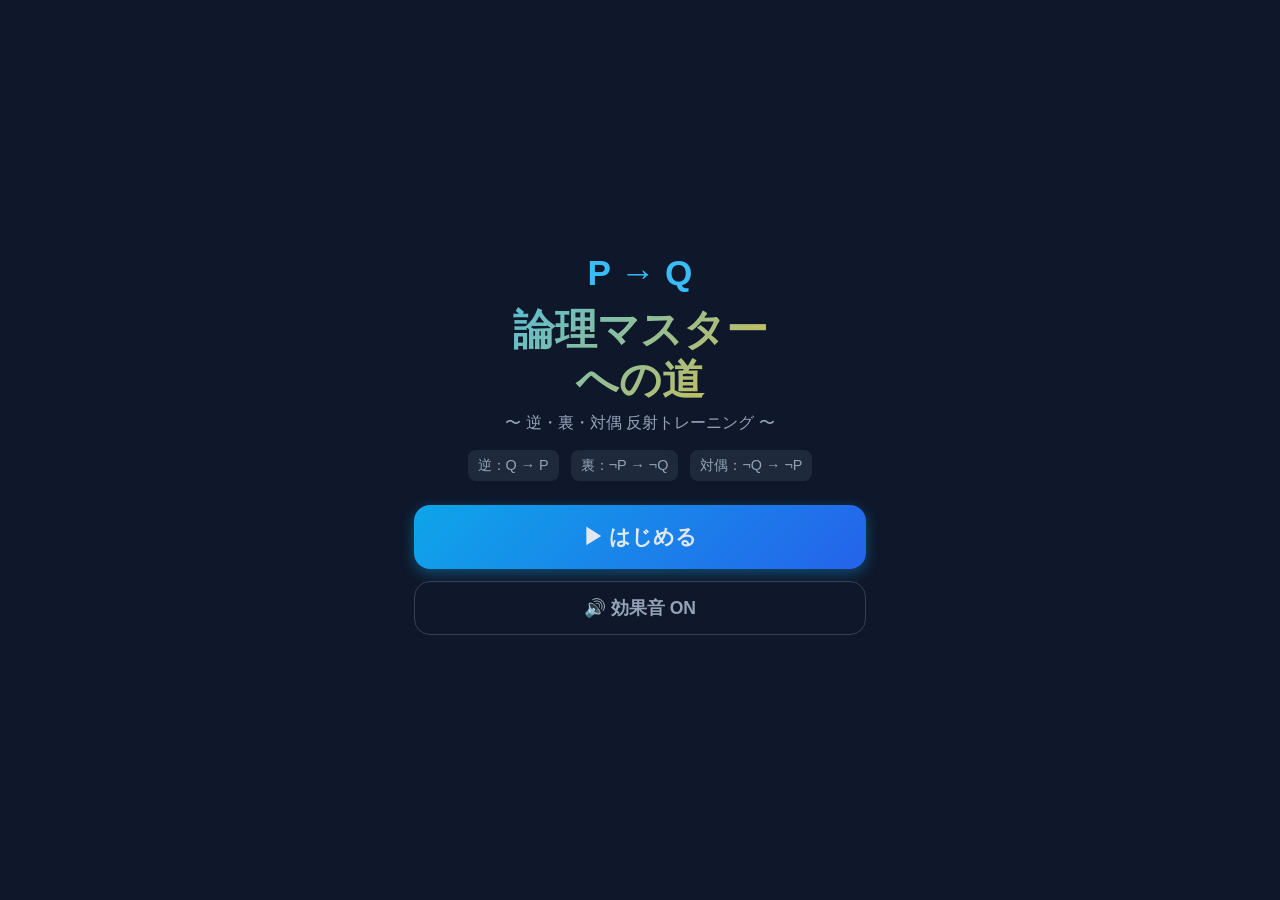
<file: logic-master/index.html>
<!DOCTYPE html>
<html lang="ja">
<head>
  <!-- ==============================================
       index.html — ゲームの画面の「骨組み」
       このファイルを開くだけでゲームが動きます。
       各レベルの画面は <section class="screen"> で分かれていて、
       JavaScript で1つだけ表示を切り替えています。
       ============================================== -->
  <meta charset="UTF-8">
  <!-- スマホで拡大縮小されないようにする設定 -->
  <meta name="viewport" content="width=device-width, initial-scale=1.0, maximum-scale=1.0, user-scalable=no">
  <meta name="theme-color" content="#0f172a">
  <title>論理マスターへの道</title>

  <!-- PWA用の設定ファイル -->
  <link rel="manifest" href="manifest.json">
  <link rel="icon" href="icon.svg" type="image/svg+xml">
  <link rel="apple-touch-icon" href="icon.svg">

  <!-- 見た目（デザイン）のファイル -->
  <link rel="stylesheet" href="css/style.css">
</head>
<body>
<div id="app">

  <!-- ================= タイトル画面 ================= -->
  <section id="screen-title" class="screen active">
    <div class="title-wrap">
      <div class="title-deco">P → Q</div>
      <h1 class="game-title">論理マスター<br>への道</h1>
      <p class="subtitle">〜 逆・裏・対偶 反射トレーニング 〜</p>
      <div class="title-formulas">
        <span>逆：Q → P</span>
        <span>裏：¬P → ¬Q</span>
        <span>対偶：¬Q → ¬P</span>
      </div>
      <button id="btn-start" class="btn btn-primary btn-big">▶ はじめる</button>
      <button id="btn-sound" class="btn btn-ghost">🔊 効果音 ON</button>
    </div>
  </section>

  <!-- ================= レベル選択画面 ================= -->
  <section id="screen-select" class="screen">
    <h2 class="screen-heading">レベル選択</h2>
    <div id="level-list" class="level-list">
      <!-- レベルのカードは main.js が自動で作ります -->
    </div>
    <button id="btn-reset" class="btn btn-ghost btn-small">進行データをリセット</button>
  </section>

  <!-- ================= Lv1 新人（論理訓練所） ================= -->
  <section id="screen-lv1" class="screen lv1">
    <header class="hud">
      <button class="btn-quit" data-quit>←</button>
      <span id="lv1-progress" class="hud-item">1 / 20</span>
      <span id="lv1-correct" class="hud-item">正解 0</span>
    </header>
    <div class="chara-row">
      <div class="chara">🎖️</div>
      <div class="bubble" id="lv1-coach">まだ考えるな！反射で答えろ！</div>
    </div>
    <div class="timebar"><div class="timebar-fill" id="lv1-timebar"></div></div>
    <div class="q-card" id="lv1-card">
      <div class="q-label">元の命題</div>
      <div class="q-main" id="lv1-original">P → Q</div>
      <div class="q-label">↓ この命題は何？</div>
      <div class="q-main accent" id="lv1-target">¬Q → ¬P</div>
    </div>
    <div class="answer-row" id="lv1-answers">
      <!-- 逆・裏・対偶 のボタンは lv1.js が作ります -->
    </div>
  </section>

  <!-- ================= Lv2 見習い（矢印道場） ================= -->
  <section id="screen-lv2" class="screen lv2">
    <header class="hud">
      <button class="btn-quit" data-quit>←</button>
      <span id="lv2-progress" class="hud-item">1 / 20</span>
      <span id="lv2-combo" class="hud-item combo"></span>
      <span id="lv2-acc" class="hud-item">正答率 --%</span>
    </header>
    <div class="chara-row">
      <div class="chara">🥋</div>
      <div class="bubble shout" id="lv2-shout">対偶！</div>
    </div>
    <div class="timebar"><div class="timebar-fill" id="lv2-timebar"></div></div>
    <div class="q-card" id="lv2-card">
      <div class="q-label">元の命題</div>
      <div class="q-main" id="lv2-original">P → Q</div>
      <div class="q-label">↓ 師範の言う形をタップ！</div>
    </div>
    <div class="answer-stack" id="lv2-answers">
      <!-- 数式ボタンは lv2.js が作ります -->
    </div>
  </section>

  <!-- ================= Lv3 命題探偵（事件ファイル） ================= -->
  <section id="screen-lv3" class="screen lv3">
    <header class="hud">
      <button class="btn-quit" data-quit>←</button>
      <span id="lv3-progress" class="hud-item">事件 1 / 10</span>
      <span id="lv3-solved" class="hud-item">解決 0</span>
    </header>
    <div class="chara-row">
      <div class="chara" id="lv3-detective">🕵️</div>
      <div class="bubble" id="lv3-line">論理探偵メイダイ、参上。犯人を挙げるぞ。</div>
      <div id="lv3-ball">⚽</div>
    </div>
    <div class="q-card case-file" id="lv3-card">
      <div class="case-no" id="lv3-caseno">事件 No.15</div>
      <div class="q-label">元の命題</div>
      <div class="q-main small" id="lv3-original">x=2 ならば x²=4</div>
      <div class="q-label">現場に残された命題（犯人はどの変形？）</div>
      <div class="q-main small accent" id="lv3-suspect">x²=4 ならば x=2</div>
    </div>
    <div class="answer-stack" id="lv3-answers">
      <!-- A/B/C の容疑者ボタンは lv3.js が作ります -->
    </div>
  </section>

  <!-- ================= Lv4 対偶の達人（リズム修行） ================= -->
  <section id="screen-lv4" class="screen lv4">
    <header class="hud">
      <button class="btn-quit" data-quit>←</button>
      <span id="lv4-progress" class="hud-item">1 / 20</span>
      <span id="lv4-combo" class="hud-item combo"></span>
      <span id="lv4-score" class="hud-item">0 pt</span>
    </header>
    <div class="rhythm-command">
      指令：<span id="lv4-command" class="accent-strong">対偶！</span>
    </div>
    <!-- 問題カードが右から左へ流れるレーン -->
    <div class="lane" id="lv4-lane">
      <div class="lane-zone" id="lv4-zone"></div>
      <div class="lane-note" id="lv4-note">P → Q</div>
    </div>
    <div class="judge-text" id="lv4-judge"></div>
    <div class="answer-stack" id="lv4-answers">
      <!-- 数式ボタンは lv4.js が作ります -->
    </div>
  </section>

  <!-- ================= Lv5 論理王（論理バトル） ================= -->
  <section id="screen-lv5" class="screen lv5">
    <header class="hud">
      <button class="btn-quit" data-quit>←</button>
      <span class="hud-item">あなた <span id="lv5-php">❤️❤️❤️</span></span>
      <span class="hud-item">ロンパ卿 <span id="lv5-ehp"></span></span>
    </header>
    <div class="chara-row battle">
      <div class="chara big" id="lv5-enemy">🎩</div>
      <div class="bubble taunt" id="lv5-taunt">ようこそ。私が論客ロンパ卿です。</div>
    </div>
    <div class="timebar"><div class="timebar-fill" id="lv5-timebar"></div></div>
    <div class="q-card" id="lv5-card">
      <div class="q-label" id="lv5-label">この命題は何？</div>
      <div class="q-main small" id="lv5-original">P → Q</div>
      <div class="q-main small accent" id="lv5-target">¬Q → ¬P</div>
    </div>
    <div class="answer-stack" id="lv5-answers"></div>
  </section>

  <!-- ================= 結果画面（全レベル共通） ================= -->
  <section id="screen-result" class="screen">
    <div class="result-wrap">
      <div id="result-badge" class="result-badge">🏆</div>
      <h2 id="result-title" class="screen-heading">クリア！</h2>
      <div id="result-lines" class="result-lines"></div>
      <div class="result-buttons">
        <button id="btn-next" class="btn btn-accent btn-big">次のレベルへ ▶</button>
        <button id="btn-retry" class="btn btn-primary btn-big">もう一度</button>
        <button id="btn-to-select" class="btn btn-ghost">レベル選択へ</button>
      </div>
    </div>
  </section>

</div>

<!-- JavaScript は役割ごとにファイルを分けています（読み込み順が大事） -->
<script src="js/questions.js"></script> <!-- 問題データ -->
<script src="js/audio.js"></script>     <!-- 効果音 -->
<script src="js/storage.js"></script>   <!-- セーブデータ -->
<script src="js/main.js"></script>      <!-- 画面切り替え・共通処理 -->
<script src="js/lv1.js"></script>
<script src="js/lv2.js"></script>
<script src="js/lv3.js"></script>
<script src="js/lv4.js"></script>
<script src="js/lv5.js"></script>
</body>
</html>
</file>
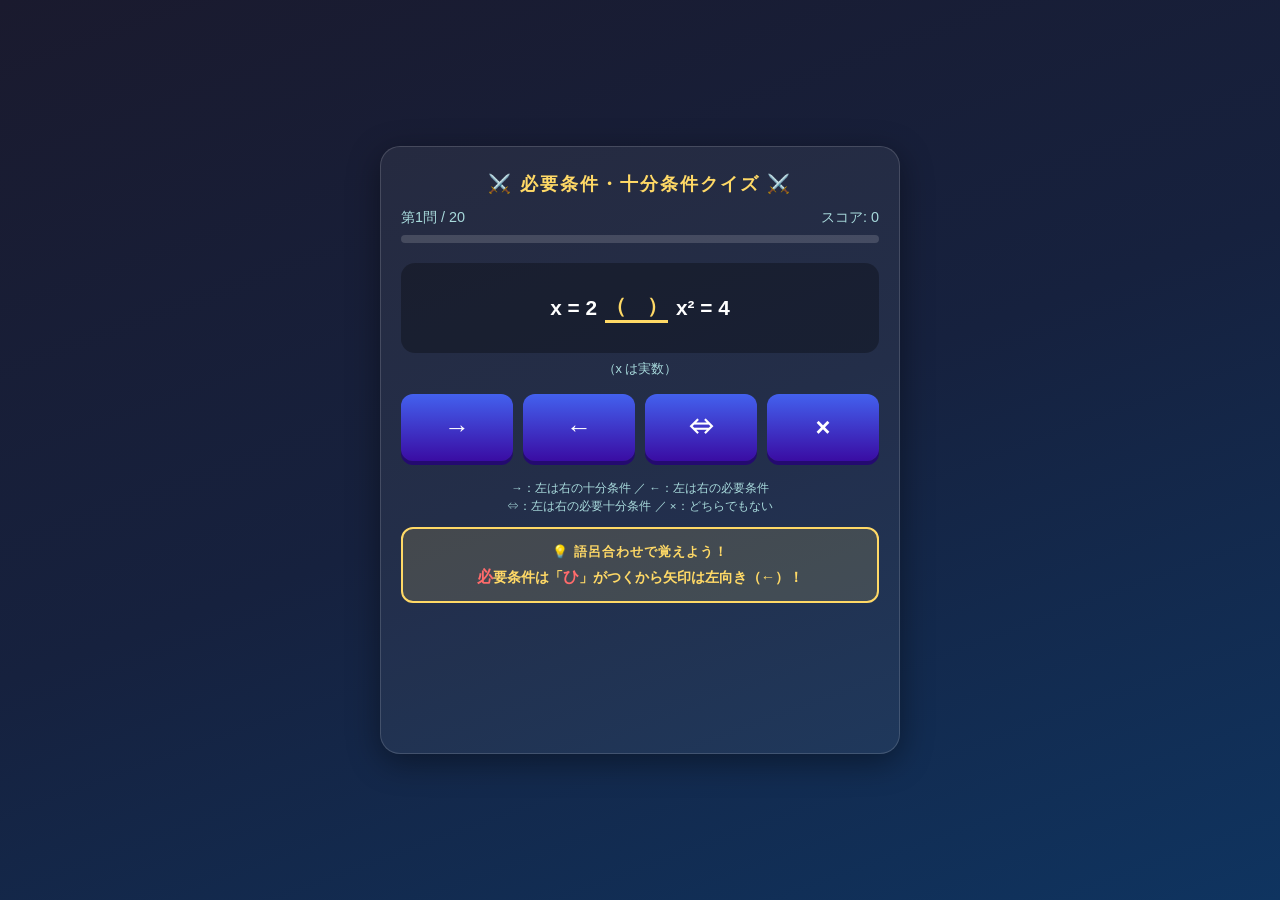
<file: hissu-juubun-game.html>
<!DOCTYPE html>
<html lang="ja">
<head>
<meta charset="UTF-8">
<!-- スマホ対応：画面幅に合わせて表示 -->
<meta name="viewport" content="width=device-width, initial-scale=1.0">
<title>必要条件・十分条件クイズ | 数学Ⅰ</title>
<style>
  /* ===== 全体のデザイン設定 ===== */
  * {
    margin: 0;
    padding: 0;
    box-sizing: border-box;
  }

  body {
    font-family: "Helvetica Neue", "Hiragino Kaku Gothic ProN", "Yu Gothic", sans-serif;
    /* ゲームっぽい夜空グラデーション背景 */
    background: linear-gradient(160deg, #1a1a2e 0%, #16213e 50%, #0f3460 100%);
    color: #fff;
    min-height: 100vh;
    display: flex;
    justify-content: center;
    align-items: center;
    padding: 12px;
  }

  /* ゲーム画面の枠 */
  .game-box {
    width: 100%;
    max-width: 520px;
    background: rgba(255, 255, 255, 0.06);
    border: 1px solid rgba(255, 255, 255, 0.15);
    border-radius: 20px;
    padding: 24px 20px;
    box-shadow: 0 8px 32px rgba(0, 0, 0, 0.4);
    text-align: center;
  }

  /* ===== ヘッダー（タイトル・スコア） ===== */
  h1 {
    font-size: 1.15rem;
    color: #ffd966;
    margin-bottom: 12px;
    letter-spacing: 2px;
  }

  .status-bar {
    display: flex;
    justify-content: space-between;
    font-size: 0.9rem;
    margin-bottom: 8px;
    color: #a8dadc;
  }

  /* 進捗バー */
  .progress-wrap {
    width: 100%;
    height: 8px;
    background: rgba(255, 255, 255, 0.15);
    border-radius: 4px;
    overflow: hidden;
    margin-bottom: 20px;
  }
  .progress-fill {
    height: 100%;
    width: 0%;
    background: linear-gradient(90deg, #4cc9f0, #4361ee);
    transition: width 0.4s ease;
  }

  /* ===== 問題表示エリア ===== */
  .question-area {
    background: rgba(0, 0, 0, 0.3);
    border-radius: 14px;
    padding: 24px 12px;
    margin-bottom: 8px;
    min-height: 90px;
    display: flex;
    justify-content: center;
    align-items: center;
    flex-wrap: wrap;
    gap: 8px;
    font-size: 1.3rem;
    font-weight: bold;
  }

  /* （　）の部分を目立たせる */
  .blank {
    color: #ffd966;
    border-bottom: 3px solid #ffd966;
    min-width: 56px;
    display: inline-block;
  }

  /* 条件（x実数 など）の注記 */
  .note {
    font-size: 0.8rem;
    color: #a8dadc;
    margin-bottom: 16px;
    min-height: 1.2em;
  }

  /* ===== 回答ボタン ===== */
  .buttons {
    display: grid;
    grid-template-columns: repeat(4, 1fr); /* 4つ横並び（スマホでも押しやすい） */
    gap: 10px;
    margin-bottom: 18px;
  }

  .ans-btn {
    font-size: 1.6rem;
    font-weight: bold;
    padding: 16px 0;
    border: none;
    border-radius: 12px;
    background: linear-gradient(180deg, #4361ee, #3a0ca3);
    color: #fff;
    cursor: pointer;
    transition: transform 0.1s, box-shadow 0.1s;
    box-shadow: 0 4px 0 #240a70; /* 押しごたえのある立体感 */
    touch-action: manipulation; /* スマホでのダブルタップ拡大防止 */
  }
  .ans-btn:active {
    transform: translateY(3px);
    box-shadow: 0 1px 0 #240a70;
  }
  .ans-btn:disabled {
    opacity: 0.5;
    cursor: default;
  }

  /* ボタンの意味の説明（凡例） */
  .legend {
    font-size: 0.72rem;
    color: #a8dadc;
    margin-bottom: 12px;
    line-height: 1.6;
  }

  /* 語呂合わせの強調ボックス */
  .goro {
    background: rgba(255, 217, 102, 0.15);       /* 黄色の淡い背景で目立たせる */
    border: 2px solid #ffd966;
    border-radius: 12px;
    padding: 10px 12px;
    margin-bottom: 16px;
    color: #ffd966;
    font-weight: bold;
    font-size: 0.9rem;
    line-height: 1.7;
  }
  .goro .goro-title {
    font-size: 0.8rem;
    letter-spacing: 1px;
  }
  .goro .hi {
    color: #ff6b6b;          /* 「ひ」をさらに赤で強調 */
    font-size: 1.1em;
  }

  /* ===== 判定表示（○×と理由） ===== */
  .judge {
    font-size: 3.2rem;
    font-weight: bold;
    min-height: 1.2em;
    line-height: 1.2;
  }
  .judge.correct { color: #06d6a0; }  /* 正解は緑 */
  .judge.wrong   { color: #ef476f; }  /* 不正解は赤 */

  .reason {
    font-size: 0.9rem;
    color: #f1faee;
    min-height: 3em;
    margin-top: 6px;
    line-height: 1.5;
  }

  /* 正解時にポップするアニメーション */
  @keyframes pop {
    0%   { transform: scale(0.3); opacity: 0; }
    60%  { transform: scale(1.2); }
    100% { transform: scale(1);   opacity: 1; }
  }
  .pop { animation: pop 0.3s ease-out; }

  /* ===== コンボ（連続正解）表示 ===== */
  .combo {
    color: #ff9f1c;          /* 炎っぽいオレンジで表示 */
    font-weight: bold;
  }
  /* コンボが伸びたときに弾むアニメーション */
  @keyframes comboJump {
    0%   { transform: scale(1); }
    50%  { transform: scale(1.5); }
    100% { transform: scale(1); }
  }
  .combo-jump {
    display: inline-block;
    animation: comboJump 0.3s ease-out;
  }

  /* ===== 結果画面 ===== */
  .result-screen { display: none; }

  /* ランク（S〜D）の大きな文字 */
  .rank-label {
    font-size: 0.9rem;
    color: #a8dadc;
    margin-top: 12px;
  }
  .rank {
    font-size: 5rem;
    font-weight: bold;
    line-height: 1.1;
    margin-bottom: 8px;
    text-shadow: 0 0 20px currentColor; /* ランク文字を光らせる */
    animation: pop 0.5s ease-out;
  }
  /* ランクごとの色分け */
  .rank-S { color: #ffd700; }  /* 金 */
  .rank-A { color: #ff6b6b; }  /* 赤 */
  .rank-B { color: #4cc9f0; }  /* 青 */
  .rank-C { color: #06d6a0; }  /* 緑 */
  .rank-D { color: #adb5bd; }  /* 灰 */

  .result-score {
    font-size: 2.4rem;
    color: #ffd966;
    margin: 8px 0;
    font-weight: bold;
  }

  /* 正答率・最大コンボなどの成績表 */
  .stats {
    background: rgba(0, 0, 0, 0.3);
    border-radius: 12px;
    padding: 14px 20px;
    margin: 0 auto 16px;
    max-width: 320px;
    text-align: left;
    font-size: 0.95rem;
    line-height: 2;
  }
  .stats .row {
    display: flex;
    justify-content: space-between;
  }
  .stats .val { font-weight: bold; color: #ffd966; }

  /* 新記録バッジ */
  .new-record {
    display: inline-block;
    background: #ef476f;
    color: #fff;
    font-size: 0.7rem;
    font-weight: bold;
    border-radius: 8px;
    padding: 1px 8px;
    margin-left: 6px;
    animation: pop 0.4s ease-out;
  }
  .result-msg {
    font-size: 1rem;
    margin-bottom: 24px;
    line-height: 1.6;
  }
  .retry-btn {
    font-size: 1.1rem;
    font-weight: bold;
    padding: 14px 40px;
    border: none;
    border-radius: 12px;
    background: linear-gradient(180deg, #ffd166, #ef8354);
    color: #1a1a2e;
    cursor: pointer;
    box-shadow: 0 4px 0 #b35c37;
  }
  .retry-btn:active {
    transform: translateY(3px);
    box-shadow: 0 1px 0 #b35c37;
  }

  /* 復習モードボタン（青系で最初から挑戦と区別） */
  .review-btn {
    font-size: 1.1rem;
    font-weight: bold;
    padding: 14px 30px;
    border: none;
    border-radius: 12px;
    background: linear-gradient(180deg, #4cc9f0, #4361ee);
    color: #fff;
    cursor: pointer;
    box-shadow: 0 4px 0 #240a70;
  }
  .review-btn:active {
    transform: translateY(3px);
    box-shadow: 0 1px 0 #240a70;
  }

  /* リザルト画面のボタンを縦に並べる */
  .result-buttons {
    display: flex;
    flex-direction: column;
    gap: 12px;
    align-items: center;
  }

  /* スマホの小さい画面向け微調整 */
  @media (max-width: 380px) {
    .question-area { font-size: 1.05rem; }
    .ans-btn { font-size: 1.3rem; padding: 14px 0; }
  }
</style>
</head>
<body>

<div class="game-box">

  <!-- ===== クイズ画面 ===== -->
  <div id="quizScreen">
    <h1>⚔️ 必要条件・十分条件クイズ ⚔️</h1>

    <!-- スコアと問題番号 -->
    <div class="status-bar">
      <span id="qNumber">第1問 / 20</span>
      <span class="combo" id="combo"></span>
      <span id="score">スコア: 0</span>
    </div>

    <!-- 進捗バー -->
    <div class="progress-wrap"><div class="progress-fill" id="progress"></div></div>

    <!-- 問題文：「x=2 （　） x²=4」の形で表示 -->
    <div class="question-area">
      <span id="left"></span>
      <span class="blank" id="blank">（　）</span>
      <span id="right"></span>
    </div>
    <!-- 「x, y は実数」などの補足条件 -->
    <div class="note" id="note"></div>

    <!-- 4択回答ボタン -->
    <div class="buttons">
      <button class="ans-btn" data-ans="→">→</button>
      <button class="ans-btn" data-ans="←">←</button>
      <button class="ans-btn" data-ans="⇔">⇔</button>
      <button class="ans-btn" data-ans="×">×</button>
    </div>

    <!-- ボタンの意味の説明 -->
    <div class="legend">
      →：左は右の十分条件 ／ ←：左は右の必要条件<br>
      ⇔：左は右の必要十分条件 ／ ×：どちらでもない
    </div>

    <!-- 語呂合わせ（覚え方のコツを目立たせて表示） -->
    <div class="goro">
      <span class="goro-title">💡 語呂合わせで覚えよう！</span><br>
      <span class="hi">必</span>要条件は「<span class="hi">ひ</span>」がつくから矢印は左向き（←）！
    </div>

    <!-- ○×判定と理由の表示エリア -->
    <div class="judge" id="judge"></div>
    <div class="reason" id="reason"></div>
  </div>

  <!-- ===== 結果画面 ===== -->
  <div id="resultScreen" class="result-screen">
    <h1 id="resultTitle">🏆 リザルト 🏆</h1>

    <!-- S〜D の評価ランク -->
    <div class="rank-label">評価</div>
    <div class="rank" id="rank"></div>

    <div class="result-score" id="finalScore"></div>

    <!-- 正答率・最大コンボ・最高記録の成績表 -->
    <div class="stats">
      <div class="row"><span>正答率</span><span class="val" id="statRate"></span></div>
      <div class="row"><span>最大コンボ</span><span class="val" id="statCombo"></span></div>
      <div class="row"><span>最高スコア</span><span class="val" id="statBestScore"></span></div>
      <div class="row"><span>最高コンボ記録</span><span class="val" id="statBestCombo"></span></div>
    </div>

    <div class="result-msg" id="finalMsg"></div>

    <!-- 復習モード（間違いがあるときだけ表示）と再挑戦ボタン -->
    <div class="result-buttons">
      <button class="review-btn" id="reviewBtn" onclick="startReview()"></button>
      <button class="retry-btn" onclick="startGame()">最初から挑戦！</button>
    </div>
  </div>

</div>

<script>
// ============================================================
// 問題データ（20問固定）
// l: 左の条件 / r: 右の条件 / note: 補足条件
// ans: 正解（→ ← ⇔ ×）/ reason: 1行の理由
// ============================================================
const QUESTIONS = [
  // --- 正解が「→」（左⇒右だけ成り立つ）---
  { l: "x = 2",  r: "x² = 4",  note: "x は実数", ans: "→",
    reason: "x=2なら必ずx²=4。でも x=−2 でも x²=4 なので逆は不成立。" },
  { l: "x > 2",  r: "x > 0",   note: "x は実数", ans: "→",
    reason: "x>2なら必ずx>0。でも x=1 は x>0 だが x>2 ではない。" },
  { l: "x は 4 の倍数", r: "x は 2 の倍数", note: "x は整数", ans: "→",
    reason: "4の倍数は必ず2の倍数。でも 6 は2の倍数だが4の倍数ではない。" },
  { l: "△ABC は正三角形", r: "△ABC は二等辺三角形", note: "", ans: "→",
    reason: "正三角形は必ず二等辺三角形。逆は成り立たない。" },
  { l: "x > 0 かつ y > 0", r: "x + y > 0", note: "x, y は実数", ans: "→",
    reason: "両方正なら和も正。でも x=3, y=−1 でも和は正になる。" },

  // --- 正解が「←」（右⇒左だけ成り立つ）---
  { l: "x² = 9",  r: "x = 3",  note: "x は実数", ans: "←",
    reason: "x=3ならx²=9。でも x²=9 の解には x=−3 もある。" },
  { l: "xy = 0",  r: "x = 0",  note: "x, y は実数", ans: "←",
    reason: "x=0ならxy=0。でも y=0 でも xy=0 になる。" },
  { l: "|x| = 5", r: "x = 5",  note: "x は実数", ans: "←",
    reason: "x=5なら|x|=5。でも x=−5 でも |x|=5。" },
  { l: "x ≧ 0",   r: "x > 0",  note: "x は実数", ans: "←",
    reason: "x>0ならx≧0。でも x=0 は x≧0 だが x>0 ではない。" },
  { l: "x² > 0",  r: "x > 0",  note: "x は実数", ans: "←",
    reason: "x>0ならx²>0。でも x=−1 でも x²>0 になる。" },

  // --- 正解が「⇔」（両方成り立つ）---
  { l: "x³ = 1",  r: "x = 1",  note: "x は実数", ans: "⇔",
    reason: "実数の範囲では x³=1 の解は x=1 ただ1つ。両方向成立。" },
  { l: "x² + y² = 0", r: "x = 0 かつ y = 0", note: "x, y は実数", ans: "⇔",
    reason: "実数の2乗は0以上なので、和が0なら両方0。両方向成立。" },
  { l: "xy > 0",  r: "x と y が同符号", note: "x, y は実数", ans: "⇔",
    reason: "積が正 ⇔ 2つの数の符号が同じ。両方向成立。" },
  { l: "x は 6 の倍数", r: "x は 2 の倍数かつ 3 の倍数", note: "x は整数", ans: "⇔",
    reason: "6の倍数 ⇔ 2でも3でも割り切れる数。両方向成立。" },
  { l: "2x = 4",  r: "x = 2",  note: "x は実数", ans: "⇔",
    reason: "2x=4を解くとx=2だけ。同値な式なので両方向成立。" },

  // --- 正解が「×」（どちらも成り立たない）---
  { l: "x > 0",   r: "x < 5",  note: "x は実数", ans: "×",
    reason: "x=10 は左だけ成立、x=−1 は右だけ成立。どちらも不成立。" },
  { l: "x > y",   r: "x² > y²", note: "x, y は実数", ans: "×",
    reason: "x=1, y=−2 は左だけ成立、x=−2, y=1 は右だけ成立。" },
  { l: "x は素数", r: "x は奇数", note: "x は自然数", ans: "×",
    reason: "2 は素数だが偶数、9 は奇数だが素数ではない。" },
  { l: "x + y > 0", r: "xy > 0", note: "x, y は実数", ans: "×",
    reason: "x=2, y=−1 は左だけ成立、x=−1, y=−2 は右だけ成立。" },
  { l: "x は 2 の倍数", r: "x は 3 の倍数", note: "x は整数", ans: "×",
    reason: "4 は2の倍数だが3の倍数でない。9 はその逆。" },
];

// ============================================================
// ゲームの状態管理
// ============================================================
let order = [];       // 出題順（シャッフルした問題の並び）
let current = 0;      // 今何問目か
let score = 0;        // 正解数
let combo = 0;        // 現在の連続正解数
let maxCombo = 0;     // 今回プレイ中の最大コンボ
let answered = false; // 回答済みフラグ（連打防止）
let wrongList = [];   // 今回のラウンドで間違えた問題（復習モード用）
let isReview = false; // 復習モード中かどうか

// 最高記録の保存キー（ブラウザのlocalStorageに保存され、次回も残る）
const KEY_BEST_SCORE = "hj_bestScore";
const KEY_BEST_COMBO = "hj_bestCombo";

// 画面の各パーツを取得しておく
const $ = (id) => document.getElementById(id);
const btns = document.querySelectorAll(".ans-btn");

// ============================================================
// ラウンド開始の共通処理
// pool: 出題する問題の配列 / review: 復習モードかどうか
// ============================================================
function startRound(pool, review) {
  // 問題をシャッフルして出題順を決める（毎回順番が変わって飽きにくい）
  order = [...pool].sort(() => Math.random() - 0.5);
  isReview = review;
  current = 0;
  score = 0;
  combo = 0;
  maxCombo = 0;
  wrongList = []; // このラウンドの間違いを新しく記録し直す
  $("resultScreen").style.display = "none";
  $("quizScreen").style.display = "block";
  showQuestion();
}

// 最初から挑戦（全20問）
function startGame() {
  startRound(QUESTIONS, false);
}

// 復習モード（前のラウンドで間違えた問題だけ）
function startReview() {
  startRound(wrongList, true);
}

// ============================================================
// コンボ表示を更新する（2連続以上で🔥付きで表示）
// ============================================================
function updateCombo(animate) {
  const el = $("combo");
  el.textContent = combo >= 2 ? `🔥${combo}連続!` : "";
  // コンボが伸びた瞬間だけ弾むアニメーションを付ける
  el.classList.remove("combo-jump");
  if (animate && combo >= 2) {
    void el.offsetWidth; // アニメーションを再発動させるためのリセット
    el.classList.add("combo-jump");
  }
}

// ============================================================
// 問題を表示する
// ============================================================
function showQuestion() {
  const q = order[current];
  answered = false;

  // 問題文・補足・番号・スコアを更新
  $("left").textContent = q.l;
  $("right").textContent = q.r;
  $("blank").textContent = "（　）";
  $("note").textContent = q.note ? `（${q.note}）` : "";
  // 復習モードのときは見出しに「復習」を付ける
  $("qNumber").textContent = `${isReview ? "📖復習 " : ""}第${current + 1}問 / ${order.length}`;
  $("score").textContent = `スコア: ${score}`;
  updateCombo(false); // コンボ表示を更新（アニメーションなし）

  // 進捗バーを更新
  $("progress").style.width = `${(current / order.length) * 100}%`;

  // 判定表示をリセットし、ボタンを押せるようにする
  $("judge").textContent = "";
  $("judge").className = "judge";
  $("reason").textContent = "";
  btns.forEach((b) => (b.disabled = false));
}

// ============================================================
// 回答ボタンが押されたときの処理
// ============================================================
btns.forEach((btn) => {
  btn.addEventListener("click", () => {
    if (answered) return; // 二重回答防止
    answered = true;
    btns.forEach((b) => (b.disabled = true)); // 全ボタンを無効化

    const q = order[current];
    const isCorrect = btn.dataset.ans === q.ans;

    // （　）の中に選んだ記号を入れて見せる
    $("blank").textContent = `（ ${q.ans} ）`;

    // ○×を表示（正解なら○＋スコア加算＆コンボ加算、不正解なら×＆コンボリセット）
    const judge = $("judge");
    if (isCorrect) {
      score++;
      combo++;                                  // 連続正解数を伸ばす
      maxCombo = Math.max(maxCombo, combo);     // 最大コンボを更新
      judge.textContent = combo >= 3 ? `○ 正解！ ${combo}連続！` : "○ 正解！";
      judge.className = "judge correct pop";
    } else {
      combo = 0;                                // 間違えたらコンボは途切れる
      wrongList.push(q);                        // 間違えた問題を復習用に記録
      judge.textContent = `× 正解は ${q.ans}`;
      judge.className = "judge wrong pop";
    }
    $("score").textContent = `スコア: ${score}`;
    updateCombo(true); // コンボ表示を更新（伸びたら弾むアニメーション付き）

    // 理由を1行で表示
    $("reason").textContent = q.reason;

    // 3秒後に次の問題へ（最後なら結果画面へ）
    setTimeout(() => {
      current++;
      if (current < order.length) {
        showQuestion();
      } else {
        showResult();
      }
    }, 3000);
  });
});

// ============================================================
// 結果画面を表示する
// ============================================================
function showResult() {
  $("quizScreen").style.display = "none";
  $("resultScreen").style.display = "block";
  $("resultTitle").textContent = isReview ? "📖 復習リザルト 📖" : "🏆 リザルト 🏆";
  $("finalScore").textContent = `${score} / ${order.length} 問正解`;

  // --- 正答率を計算して表示 ---
  const rate = score / order.length;
  const ratePercent = Math.round(rate * 100);
  $("statRate").textContent = `${ratePercent}%`;
  $("statCombo").textContent = `${maxCombo}連続`;

  // --- 正答率に応じてランク（S〜D）を判定 ---
  // S:100% / A:80%以上 / B:60%以上 / C:40%以上 / D:それ未満
  let rankChar;
  if (rate === 1)        rankChar = "S";
  else if (rate >= 0.8)  rankChar = "A";
  else if (rate >= 0.6)  rankChar = "B";
  else if (rate >= 0.4)  rankChar = "C";
  else                   rankChar = "D";
  const rankEl = $("rank");
  rankEl.textContent = rankChar;
  rankEl.className = `rank rank-${rankChar}`; // ランクごとに色を変える

  // --- 最高記録（localStorage）を読み込み、更新されていれば保存 ---
  // ※問題数が少ない復習モードの成績は最高記録には含めない
  const bestScore = Number(localStorage.getItem(KEY_BEST_SCORE) || 0);
  const bestCombo = Number(localStorage.getItem(KEY_BEST_COMBO) || 0);
  const isNewScore = !isReview && score > bestScore;    // スコアの新記録か？
  const isNewCombo = !isReview && maxCombo > bestCombo; // コンボの新記録か？
  if (isNewScore) localStorage.setItem(KEY_BEST_SCORE, score);
  if (isNewCombo) localStorage.setItem(KEY_BEST_COMBO, maxCombo);

  // 最高記録を表示（新記録なら「NEW!」バッジを付ける）
  $("statBestScore").innerHTML =
    `${isNewScore ? score : bestScore}問` + (isNewScore ? '<span class="new-record">NEW!</span>' : "");
  $("statBestCombo").innerHTML =
    `${isNewCombo ? maxCombo : bestCombo}連続` + (isNewCombo ? '<span class="new-record">NEW!</span>' : "");

  // --- 復習モードボタンの表示切り替え ---
  // 間違えた問題があるときだけ「復習する」ボタンを出す
  const reviewBtn = $("reviewBtn");
  if (wrongList.length > 0) {
    reviewBtn.style.display = "inline-block";
    reviewBtn.textContent = `📖 間違えた${wrongList.length}問を復習する`;
  } else {
    reviewBtn.style.display = "none";
  }

  // --- ランクに応じたメッセージ ---
  const messages = {
    S: "🌟 パーフェクト！必要十分マスター！",
    A: "🔥 すばらしい！あと少しで完全制覇！",
    B: "👍 合格ライン！間違えた問題の反例を確認しよう！",
    C: "💪 いい調子！「反例を探すクセ」をつけよう！",
    D: "📘 「⇒が成り立つか？反例はないか？」を意識してもう一度！",
  };
  // 復習モードで全問正解できたら、克服メッセージを優先して表示
  if (isReview && wrongList.length === 0) {
    $("finalMsg").textContent = "🎉 復習完了！苦手を全部克服できました！";
  } else if (isReview) {
    $("finalMsg").textContent = "📖 まだ間違えた問題があります。繰り返して定着させよう！";
  } else {
    $("finalMsg").textContent = messages[rankChar];
  }
}

// ページを開いたらゲーム開始
startGame();
</script>
</body>
</html>
</file>
<file: logic-master/css/style.css>
/* ==============================================
   style.css — ゲーム全体のデザイン
   スマホ縦画面を最優先。ボタンは親指で押しやすく大きく。
   色は「変数」でまとめて定義してあるので、
   ここを変えるだけでテーマカラーを一括変更できます。
   ============================================== */

:root {
  --bg: #0f172a;          /* 背景（濃い紺） */
  --bg-card: #1e293b;     /* カードの背景 */
  --bg-card2: #273549;    /* カードの背景（少し明るい） */
  --text: #e2e8f0;        /* 基本の文字色 */
  --text-dim: #94a3b8;    /* 薄い文字色 */
  --primary: #38bdf8;     /* メインカラー（水色） */
  --accent: #fbbf24;      /* アクセント（金色） */
  --correct: #4ade80;     /* 正解の緑 */
  --wrong: #f87171;       /* 不正解の赤 */
  --radius: 16px;         /* 角丸の大きさ */
}

/* --- 全体の基本設定 --- */
* { margin: 0; padding: 0; box-sizing: border-box; }

html, body {
  height: 100%;
  background: var(--bg);
  color: var(--text);
  font-family: "Hiragino Kaku Gothic ProN", "Yu Gothic", "Noto Sans JP", sans-serif;
  /* ダブルタップ拡大などを防ぎ、ゲーム操作を快適にする */
  touch-action: manipulation;
  -webkit-tap-highlight-color: transparent;
  user-select: none;
  overflow-x: hidden;
}

#app {
  max-width: 480px;        /* スマホ幅を基準に。PCでも中央に表示 */
  margin: 0 auto;
  min-height: 100dvh;
  padding: 12px 14px 24px;
  display: flex;
  flex-direction: column;
}

/* --- 画面切り替え（.active の画面だけ表示する） --- */
.screen { display: none; flex: 1; flex-direction: column; animation: fadeIn 0.3s ease; }
.screen.active { display: flex; }

@keyframes fadeIn {
  from { opacity: 0; transform: translateY(8px); }
  to   { opacity: 1; transform: translateY(0); }
}

/* ==================== ボタン ==================== */
.btn {
  display: block;
  width: 100%;
  border: none;
  border-radius: var(--radius);
  font-size: 1.1rem;
  font-weight: bold;
  color: var(--text);
  background: var(--bg-card2);
  padding: 14px;
  margin-top: 12px;
  cursor: pointer;
  transition: transform 0.08s ease, filter 0.08s ease;
}
.btn:active { transform: scale(0.96); filter: brightness(1.2); }

.btn-big { min-height: 64px; font-size: 1.3rem; }
.btn-small { font-size: 0.85rem; padding: 10px; }

.btn-primary { background: linear-gradient(135deg, #0ea5e9, #2563eb); box-shadow: 0 4px 14px rgba(14,165,233,0.4); }
.btn-accent  { background: linear-gradient(135deg, #f59e0b, #d97706); box-shadow: 0 4px 14px rgba(245,158,11,0.4); }
.btn-ghost   { background: transparent; border: 1px solid #334155; color: var(--text-dim); }

/* 回答ボタン（親指で押しやすい大きさ） */
.answer-row {          /* 横並び3つ（逆・裏・対偶） */
  display: grid;
  grid-template-columns: 1fr 1fr 1fr;
  gap: 10px;
  margin-top: auto;    /* 画面の下側＝親指の位置に配置 */
  padding-bottom: 8px;
}
.answer-stack {        /* 縦積み（数式など長い選択肢用） */
  display: grid;
  gap: 10px;
  margin-top: auto;
  padding-bottom: 8px;
}
.answer-btn {
  border: 2px solid #334155;
  border-radius: var(--radius);
  background: var(--bg-card2);
  color: var(--text);
  font-size: 1.25rem;
  font-weight: bold;
  min-height: 68px;
  cursor: pointer;
  transition: transform 0.08s ease;
}
.answer-btn:active { transform: scale(0.95); }
.answer-btn.correct { background: var(--correct); border-color: var(--correct); color: #052e16; animation: pop 0.3s ease; }
.answer-btn.wrong   { background: var(--wrong); border-color: var(--wrong); color: #450a0a; animation: shake 0.3s ease; }

@keyframes pop {
  0% { transform: scale(1); } 50% { transform: scale(1.12); } 100% { transform: scale(1); }
}
@keyframes shake {
  0%,100% { transform: translateX(0); }
  25% { transform: translateX(-8px); } 75% { transform: translateX(8px); }
}

/* ==================== タイトル画面 ==================== */
.title-wrap { margin: auto 0; text-align: center; }
.title-deco {
  font-size: 2.2rem;
  color: var(--primary);
  font-weight: bold;
  animation: float 2.5s ease-in-out infinite;
}
@keyframes float {
  0%,100% { transform: translateY(0); } 50% { transform: translateY(-10px); }
}
.game-title {
  font-size: 2.6rem;
  line-height: 1.2;
  margin: 12px 0 8px;
  background: linear-gradient(135deg, #38bdf8, #fbbf24);
  -webkit-background-clip: text;
  background-clip: text;
  -webkit-text-fill-color: transparent;
}
.subtitle { color: var(--text-dim); margin-bottom: 16px; }
.title-formulas {
  display: flex;
  justify-content: center;
  gap: 12px;
  flex-wrap: wrap;
  font-size: 0.9rem;
  color: var(--text-dim);
  margin-bottom: 24px;
}
.title-formulas span { background: var(--bg-card); padding: 6px 10px; border-radius: 8px; }

/* ==================== レベル選択 ==================== */
.screen-heading { text-align: center; margin: 12px 0 16px; font-size: 1.5rem; }
.level-list { display: grid; gap: 12px; }
.level-card {
  display: flex;
  align-items: center;
  gap: 14px;
  background: var(--bg-card);
  border: 2px solid #334155;
  border-radius: var(--radius);
  padding: 14px;
  width: 100%;
  color: var(--text);
  font-size: 1rem;
  cursor: pointer;
  text-align: left;
  transition: transform 0.08s ease;
}
.level-card:active { transform: scale(0.97); }
.level-card .lv-icon { font-size: 2rem; }
.level-card .lv-name { font-weight: bold; font-size: 1.15rem; }
.level-card .lv-desc { color: var(--text-dim); font-size: 0.85rem; margin-top: 2px; }
.level-card .lv-status { margin-left: auto; font-size: 0.8rem; text-align: right; }
.level-card.cleared { border-color: var(--correct); }
.level-card.locked { opacity: 0.45; filter: grayscale(0.8); }

/* ==================== ゲーム中の共通パーツ ==================== */
/* 上部のステータスバー */
.hud {
  display: flex;
  align-items: center;
  gap: 10px;
  font-size: 0.9rem;
  color: var(--text-dim);
  margin-bottom: 10px;
}
.hud-item:last-child { margin-left: auto; }
.btn-quit {
  background: var(--bg-card);
  border: 1px solid #334155;
  color: var(--text-dim);
  border-radius: 10px;
  width: 40px; height: 40px;
  font-size: 1.1rem;
  cursor: pointer;
}
.combo { color: var(--accent); font-weight: bold; }
.combo.pop { animation: pop 0.25s ease; }

/* キャラクターとセリフの吹き出し */
.chara-row { display: flex; align-items: center; gap: 10px; margin-bottom: 10px; position: relative; }
.chara { font-size: 2.6rem; }
.chara.big { font-size: 3.4rem; }
.chara.hit { animation: shake 0.35s ease; }
.bubble {
  background: var(--bg-card);
  border: 1px solid #334155;
  border-radius: 12px;
  padding: 10px 12px;
  font-size: 0.95rem;
  flex: 1;
  min-height: 44px;
  display: flex;
  align-items: center;
}
.bubble.shout { font-size: 1.6rem; font-weight: bold; color: var(--accent); justify-content: center; animation: pop 0.25s ease; }
.bubble.taunt { font-style: normal; }

/* 制限時間バー */
.timebar {
  height: 8px;
  background: var(--bg-card);
  border-radius: 4px;
  overflow: hidden;
  margin-bottom: 12px;
}
.timebar-fill {
  height: 100%;
  width: 100%;
  background: linear-gradient(90deg, var(--correct), var(--accent), var(--wrong));
  border-radius: 4px;
}

/* 問題カード */
.q-card {
  background: var(--bg-card);
  border: 1px solid #334155;
  border-radius: var(--radius);
  padding: 18px 14px;
  text-align: center;
  margin-bottom: 14px;
}
.q-card.flash-correct { animation: flashGreen 0.4s ease; }
.q-card.flash-wrong   { animation: flashRed 0.4s ease; }
@keyframes flashGreen { 0% { box-shadow: 0 0 0 rgba(74,222,128,0); } 50% { box-shadow: 0 0 24px rgba(74,222,128,0.8); } }
@keyframes flashRed   { 0% { box-shadow: 0 0 0 rgba(248,113,113,0); } 50% { box-shadow: 0 0 24px rgba(248,113,113,0.8); } }

.q-label { font-size: 0.8rem; color: var(--text-dim); margin: 6px 0 4px; }
.q-main {
  font-size: 2rem;
  font-weight: bold;
  letter-spacing: 0.05em;
}
.q-main.small { font-size: 1.25rem; }
.q-main.accent { color: var(--accent); }
.accent-strong { color: var(--accent); font-weight: bold; }

/* ==================== Lv3 探偵の演出 ==================== */
.case-file { border-left: 6px solid var(--accent); text-align: left; }
.case-no {
  display: inline-block;
  background: var(--accent);
  color: #451a03;
  font-weight: bold;
  font-size: 0.85rem;
  border-radius: 6px;
  padding: 3px 10px;
  margin-bottom: 6px;
}
/* 論理ボール（正解時に犯人へ飛んでいく） */
#lv3-ball {
  position: absolute;
  left: 20px;
  top: 50%;
  font-size: 1.6rem;
  opacity: 0;
  pointer-events: none;
}
#lv3-ball.kick { animation: kickBall 0.6s ease-out forwards; }
@keyframes kickBall {
  0%   { opacity: 1; transform: translate(0, 0) rotate(0deg) scale(1); }
  100% { opacity: 0; transform: translate(260px, 40px) rotate(720deg) scale(1.4); }
}

/* ==================== Lv4 リズム修行 ==================== */
.rhythm-command { text-align: center; font-size: 1.2rem; margin-bottom: 10px; }
.lane {
  position: relative;
  height: 90px;
  background: var(--bg-card);
  border-radius: var(--radius);
  border: 1px solid #334155;
  overflow: hidden;
  margin-bottom: 8px;
}
/* 中央の判定ゾーン */
.lane-zone {
  position: absolute;
  left: 50%;
  top: 0;
  width: 50%;   /* Good判定の範囲（GOOD_RANGE 0.25 × 2）と見た目を一致させる */
  height: 100%;
  transform: translateX(-50%);
  background: rgba(56, 189, 248, 0.15);
  border-left: 2px dashed var(--primary);
  border-right: 2px dashed var(--primary);
}
/* 流れてくる問題カード */
.lane-note {
  position: absolute;
  top: 50%;
  transform: translateY(-50%);
  background: linear-gradient(135deg, #0ea5e9, #2563eb);
  border-radius: 12px;
  padding: 12px 16px;
  font-size: 1.3rem;
  font-weight: bold;
  white-space: nowrap;
  will-change: left;
}
/* Perfect / Good / Miss の表示 */
.judge-text {
  text-align: center;
  height: 2rem;
  font-size: 1.4rem;
  font-weight: bold;
}
.judge-text.perfect { color: var(--accent); animation: pop 0.3s ease; }
.judge-text.good    { color: var(--correct); animation: pop 0.3s ease; }
.judge-text.miss    { color: var(--wrong); animation: shake 0.3s ease; }

/* ==================== 結果画面 ==================== */
.result-wrap { margin: auto 0; text-align: center; }
.result-badge { font-size: 4rem; animation: pop 0.5s ease; }
.result-lines { margin: 16px 0 24px; color: var(--text-dim); line-height: 2; font-size: 1.05rem; }
.result-lines strong { color: var(--accent); font-size: 1.3rem; }
.result-buttons { display: grid; gap: 4px; }

/* ==================== 小さい画面への微調整 ==================== */
@media (max-height: 640px) {
  .q-main { font-size: 1.6rem; }
  .chara { font-size: 2rem; }
  .answer-btn { min-height: 56px; }
}
</file>
